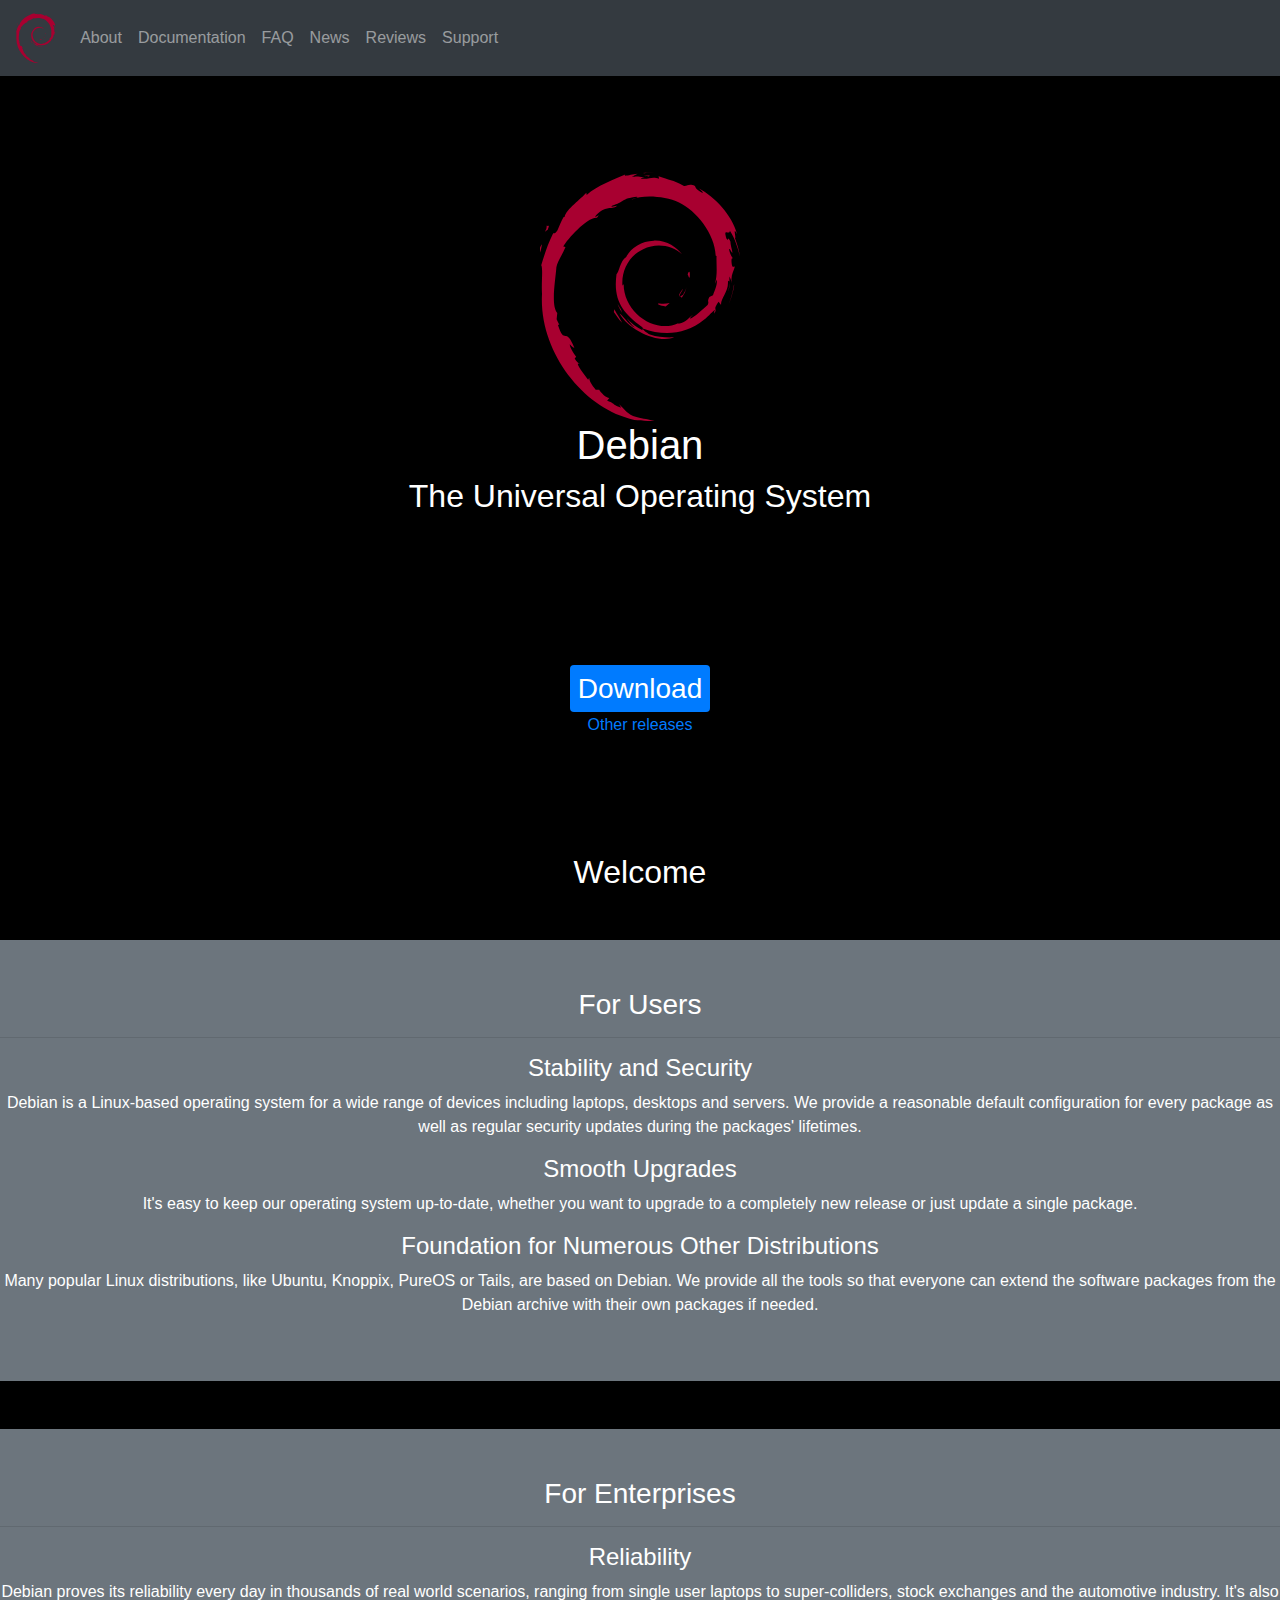
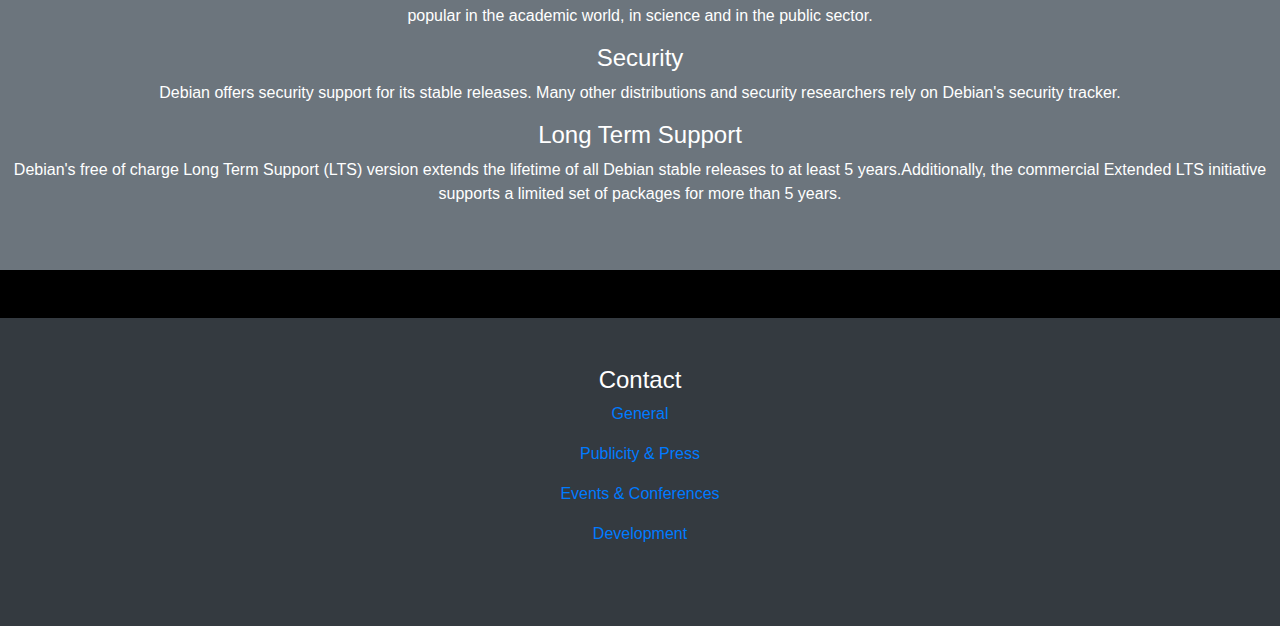
<file: index.html>
<!DOCTYPE html>
<html lang="en-us">
    <head>
        <meta charset="utf-8">
        <title>Debian -- The Universal Operating System</title>
        <meta name="Description" content="Debian is an operating system and a distribution of Free Software. It is maintained and updated through the work of many users who volunteer their time and effort.">

        <link rel="stylesheet" href="https://cdn.jsdelivr.net/npm/bootstrap@4.0.0/dist/css/bootstrap.min.css" integrity="sha384-Gn5384xqQ1aoWXA+058RXPxPg6fy4IWvTNh0E263XmFcJlSAwiGgFAW/dAiS6JXm" crossorigin="anonymous">

        <script src="https://code.jquery.com/jquery-3.2.1.slim.min.js" integrity="sha384-KJ3o2DKtIkvYIK3UENzmM7KCkRr/rE9/Qpg6aAZGJwFDMVNA/GpGFF93hXpG5KkN" crossorigin="anonymous"></script>
        <script src="https://cdn.jsdelivr.net/npm/popper.js@1.12.9/dist/umd/popper.min.js" integrity="sha384-ApNbgh9B+Y1QKtv3Rn7W3mgPxhU9K/ScQsAP7hUibX39j7fakFPskvXusvfa0b4Q" crossorigin="anonymous"></script>
        <script src="https://cdn.jsdelivr.net/npm/bootstrap@4.0.0/dist/js/bootstrap.min.js" integrity="sha384-JZR6Spejh4U02d8jOt6vLEHfe/JQGiRRSQQxSfFWpi1MquVdAyjUar5+76PVCmYl" crossorigin="anonymous"></script>
    </head>

    <body class="text-white p-0 m-0" style="background-color: black;">

        <!-- navigation bar -->
        <nav class="navbar navbar-expand-sm navbar-dark bg-dark">
            <a class="navbar-brand" href="index.html"><img src="assets/open-debian-logo.svg" height="50px"></a>
            <button class="navbar-toggler" type="button" data-toggle="collapse" data-target="#navbarText">
                <span class="navbar-toggler-icon"></span>
            </button>
            <div class="collapse navbar-collapse" id="navbarText">
                <ul class="navbar-nav mr-auto">
                    <li class="nav-item">
                        <a class="nav-link" href="about.html" target="_blank">About</a>
                    </li>
                    <li class="nav-item">
                        <a class="nav-link" href="#">Documentation</a>
                    </li>
                    <li class="nav-item">
                        <a class="nav-link" href="#">FAQ</a>
                    </li>
                    <li class="nav-item">
                        <a class="nav-link" href="#">News</a>
                    </li>
                    <li class="nav-item">
                        <a class="nav-link" href="reviews.html" target="_blank">Reviews</a>
                    </li>
                    <li class="nav-item">
                        <a class="nav-link" href="#">Support</a>
                    </li>
                </ul>
            </div>
        </nav>


        <header class="container-fluid text-center p-5 my-5">
            <img src="assets/open-debian-logo.svg" alt="The Debian operating system logo" width="200">
            <h1>Debian</h1>
            <h2>The Universal Operating System</h2>
        </header>

        <main class="text-center d-flex flex-column">
            <section class="p-5 my-1">
                <h3>
                    <a class="download-button text-decoration-none p-2 rounded bg-primary text-white" href="#">Download</a>
                </h3>
                <p>
                    <a href="other-releases.html" target="_blank">Other releases</a>
                </p>
            </section>

            <section class="my-5 text-white">
               <h2>Welcome</h2>

                <article class="bg-secondary py-5 my-5">
                    <h3>For Users</h3>

                    <hr>

                   <h4>Stability and Security</h4>
                    <p>Debian is a Linux-based operating system for a wide range of devices including laptops, desktops and servers. We provide a reasonable default configuration for every package as well as regular security updates during the packages' lifetimes.</p>

                       <h4>Smooth Upgrades</h4>
                    <p>It's easy to keep our operating system up-to-date, whether you want to upgrade to a completely new release or just update a single package.</p>

                    <h4>Foundation for Numerous Other Distributions</h4>
                    <p>Many popular Linux distributions, like Ubuntu, Knoppix, PureOS or Tails, are based on Debian. We provide all the tools so that everyone can extend the software packages from the Debian archive with their own packages if needed.</p>
                </article>

                <article class="bg-secondary py-5">
                    <h3>For Enterprises</h3>

                    <hr>

                    <h4>Reliability</h4>
                    <p>Debian proves its reliability every day in thousands of real world scenarios, ranging from single user laptops to super-colliders, stock exchanges and the automotive industry. It's also popular in the academic world, in science and in the public sector.</p>

                    <h4>Security</h4>
                    <p>Debian offers security support for its stable releases. Many other distributions and security researchers rely on Debian's security tracker.</p>

                    <h4>Long Term Support</h4>
                    <p>Debian's free of charge Long Term Support (LTS) version extends the lifetime of all Debian stable releases to at least 5 years.Additionally, the commercial Extended LTS initiative supports a limited set of packages for more than 5 years.</p>
                </article>
            </section>

            <footer class="text-center bg-dark py-5">
                <address class="d-flex flex-column align-items-center">
                    <h4>Contact</h4>
                    <div>
                        <p><a href="#">General</a></p>
                        <p><a href="#">Publicity & Press</a></p>
                        <p><a href="#">Events & Conferences</a></p>
                        <p><a href="#">Development</a></p>
                    </div>
                </address>
            </footer>
        </main>
    </body>
</html>
</file>
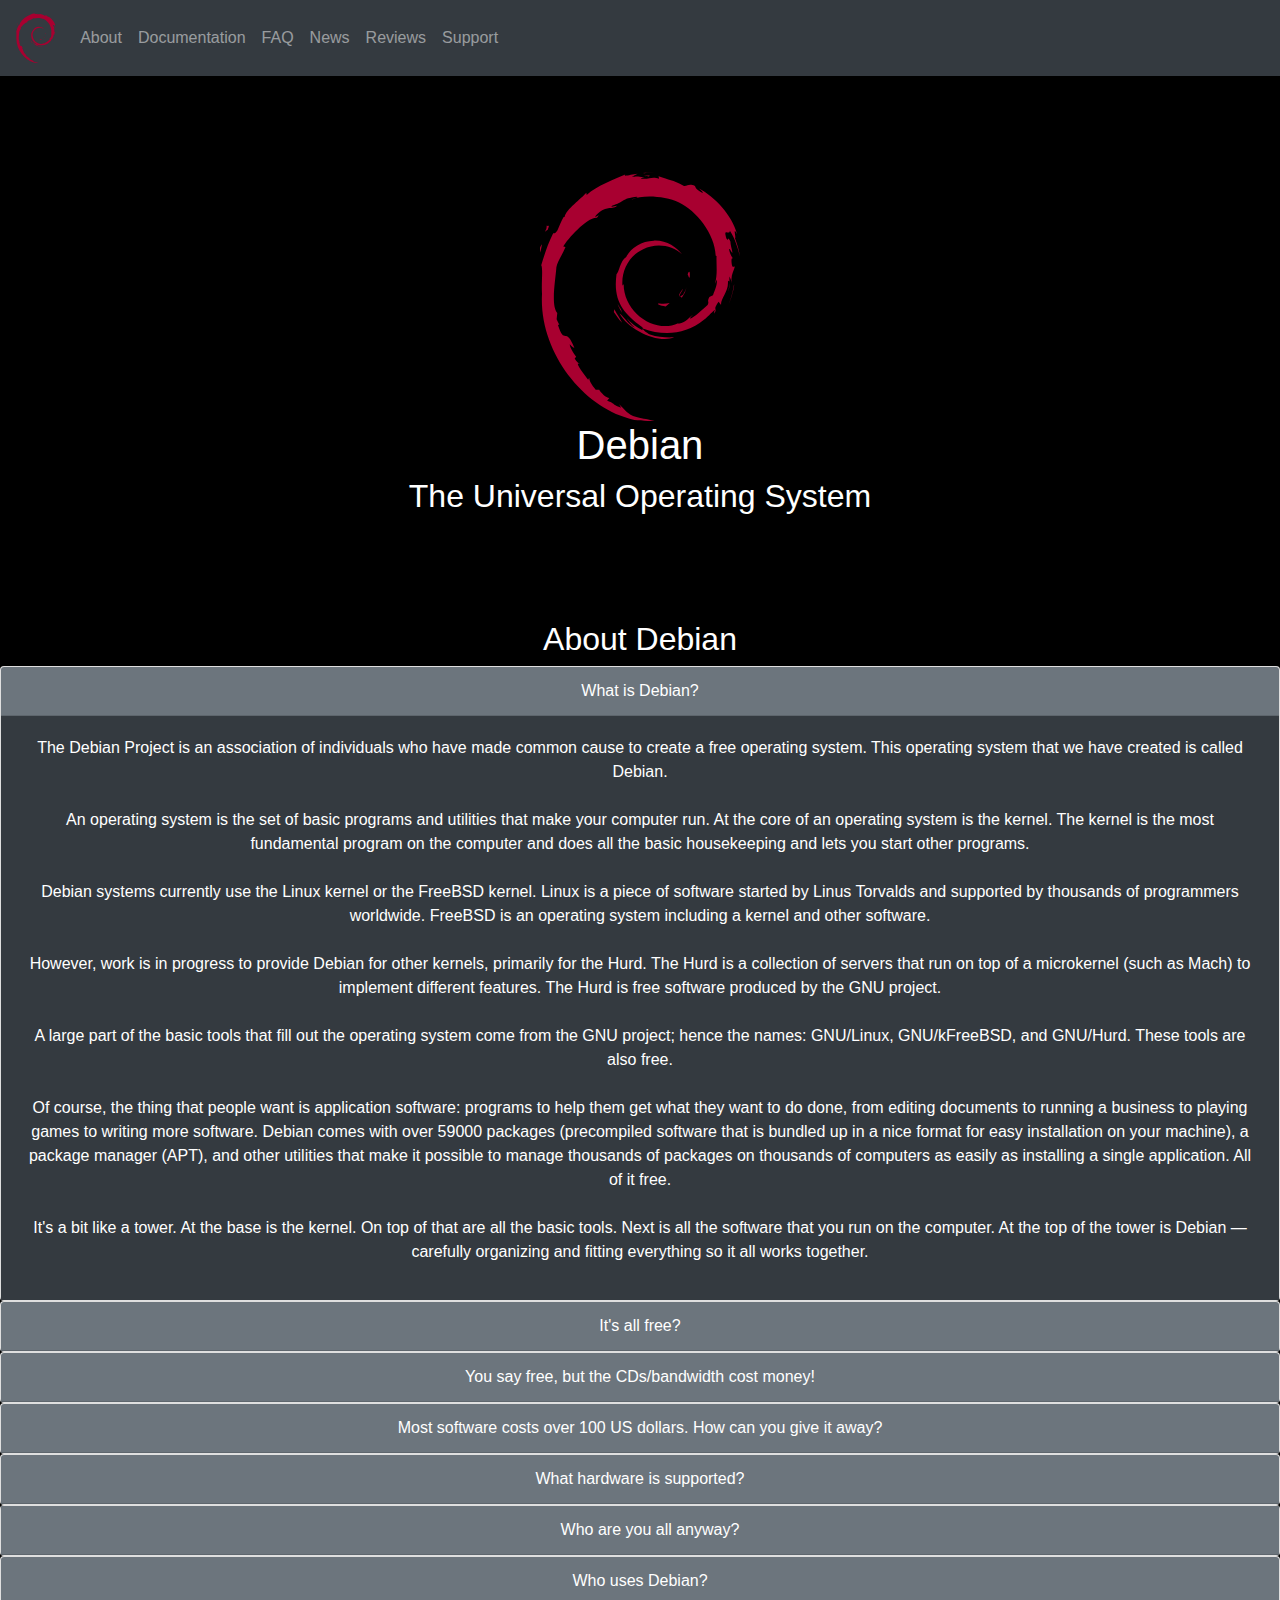
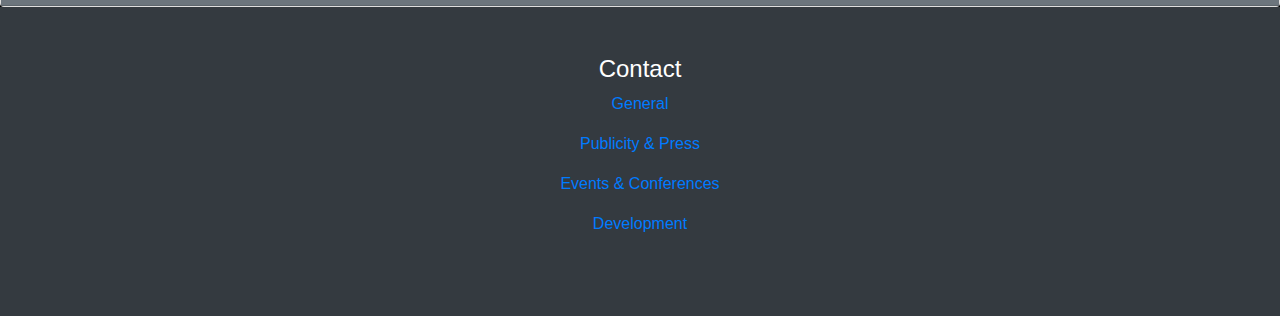
<file: about.html>
<!DOCTYPE html>
<html lang="en-us">
    <head>
        <meta charset="utf-8">
        <title>About Debian</title>
        <meta name="About" content="Debian in more detail.">

        <link rel="stylesheet" href="https://cdn.jsdelivr.net/npm/bootstrap@4.0.0/dist/css/bootstrap.min.css" integrity="sha384-Gn5384xqQ1aoWXA+058RXPxPg6fy4IWvTNh0E263XmFcJlSAwiGgFAW/dAiS6JXm" crossorigin="anonymous">

        <script src="https://code.jquery.com/jquery-3.2.1.slim.min.js" integrity="sha384-KJ3o2DKtIkvYIK3UENzmM7KCkRr/rE9/Qpg6aAZGJwFDMVNA/GpGFF93hXpG5KkN" crossorigin="anonymous"></script>
        <script src="https://cdn.jsdelivr.net/npm/popper.js@1.12.9/dist/umd/popper.min.js" integrity="sha384-ApNbgh9B+Y1QKtv3Rn7W3mgPxhU9K/ScQsAP7hUibX39j7fakFPskvXusvfa0b4Q" crossorigin="anonymous"></script>
        <script src="https://cdn.jsdelivr.net/npm/bootstrap@4.0.0/dist/js/bootstrap.min.js" integrity="sha384-JZR6Spejh4U02d8jOt6vLEHfe/JQGiRRSQQxSfFWpi1MquVdAyjUar5+76PVCmYl" crossorigin="anonymous"></script>
    </head>

    <body style="background-color: black;" class="text-white p-0 m-0">

        <!-- navigation bar -->
        <nav class="navbar navbar-expand-sm navbar-dark bg-dark">
            <a class="navbar-brand" href="index.html"><img src="assets/open-debian-logo.svg" height="50px"></a>
            <button class="navbar-toggler" type="button" data-toggle="collapse" data-target="#navbarText">
                <span class="navbar-toggler-icon"></span>
            </button>
            <div class="collapse navbar-collapse" id="navbarText">
                <ul class="navbar-nav mr-auto">
                    <li class="nav-item">
                        <a class="nav-link" href="about.html" target="_blank">About</a>
                    </li>
                    <li class="nav-item">
                        <a class="nav-link" href="#">Documentation</a>
                    </li>
                    <li class="nav-item">
                        <a class="nav-link" href="#">FAQ</a>
                    </li>
                    <li class="nav-item">
                        <a class="nav-link" href="#">News</a>
                    </li>
                    <li class="nav-item">
                        <a class="nav-link" href="reviews.html">Reviews</a>
                    </li>
                    <li class="nav-item">
                        <a class="nav-link" href="#">Support</a>
                    </li>
                </ul>
            </div>
        </nav>

        <header class="container-fluid text-center p-5 my-5">
            <img src="assets/open-debian-logo.svg" alt="The Debian operating system logo" width="200">
            <h1>Debian</h1>
            <h2>The Universal Operating System</h2>
        </header>

        <main class="text-center">
            <section id="accordion">
                <h2>About Debian</h2>

                <div class="card">
                    <div class="card-header bg-secondary">
                        <a class="card-link text-decoration-none text-white" data-toggle="collapse" href="#one">What is Debian?</a>
                    </div>

                    <div id="one" class="collapse show" data-parent="#accordion">
                        <div class="card-body text-white bg-dark">
                            <p>The Debian Project is an association of individuals who have made common cause to create a free operating system. This operating system that we have created is called Debian.<br><br>

                                An operating system is the set of basic programs and utilities that make your computer run. At the core of an operating system is the kernel. The kernel is the most fundamental program on the computer and does all the basic housekeeping and lets you start other programs.<br><br>
                                
                                Debian systems currently use the Linux kernel or the FreeBSD kernel. Linux is a piece of software started by Linus Torvalds and supported by thousands of programmers worldwide. FreeBSD is an operating system including a kernel and other software.<br><br>
                                
                                However, work is in progress to provide Debian for other kernels, primarily for the Hurd. The Hurd is a collection of servers that run on top of a microkernel (such as Mach) to implement different features. The Hurd is free software produced by the GNU project.<br><br>
                                
                                A large part of the basic tools that fill out the operating system come from the GNU project; hence the names: GNU/Linux, GNU/kFreeBSD, and GNU/Hurd. These tools are also free.<br><br>
                                
                                Of course, the thing that people want is application software: programs to help them get what they want to do done, from editing documents to running a business to playing games to writing more software. Debian comes with over 59000 packages (precompiled software that is bundled up in a nice format for easy installation on your machine), a package manager (APT), and other utilities that make it possible to manage thousands of packages on thousands of computers as easily as installing a single application. All of it free.<br><br>
                                
                                It's a bit like a tower. At the base is the kernel. On top of that are all the basic tools. Next is all the software that you run on the computer. At the top of the tower is Debian — carefully organizing and fitting everything so it all works together.</p>
                        </div>
                    </div>
                </div>

                <div class="card">
                    <div class="card-header bg-secondary">
                        <a class="card-link text-decoration-none text-white" data-toggle="collapse" href="#two">It's all free?</a>
                    </div>

                    <div id="two" class="collapse" data-parent="#accordion">
                        <div class="card-body text-white bg-dark">
                            <p>You may be wondering: why would people spend hours of their own time to write software, carefully package it, and then give it all away? The answers are as varied as the people who contribute. Some people like to help others. Many write programs to learn more about computers. More and more people are looking for ways to avoid the inflated price of software. A growing crowd contribute as a thank you for all the great free software they've received from others. Many in academia create free software to help get the results of their research into wider use. Businesses help maintain free software so they can have a say in how it develops -- there's no quicker way to get a new feature than to implement it yourself! Of course, a lot of us just find it great fun.<br><br>

                                Debian is so committed to free software that we thought it would be useful if that commitment was formalized in a written document. Thus, our Social Contract was born.<br><br>
                                
                                Although Debian believes in free software, there are cases where people want or need to put non-free software on their machine. Whenever possible Debian will support this. There are even a growing number of packages whose sole job is to install non-free software into a Debian system.</p>
                        </div>
                    </div>
                </div>

                <div class="card">
                    <div class="card-header bg-secondary">
                        <a class="card-link text-decoration-none text-white" data-toggle="collapse" href="#three">You say free, but the CDs/bandwidth cost money!</a>
                    </div>

                    <div id="three" class="collapse" data-parent="#accordion">
                        <div class="card-body text-white bg-dark">
                            <p>You might be asking: If the software is free, then why do I have to pay a vendor for a CD, or pay an ISP for downloading?<br><br>

                                When buying a CD, you are paying for someone's time, capital outlay to make the disks, and risk (in case they don't sell them all). In other words, you are paying for a physical medium used to deliver the software, not for the software itself.<br><br>
                                
                                When we use the word "free", we are referring to software freedom, not that it's without cost. You can read more on what we mean by "free software" and what the Free Software Foundation says on that subject.
                            </p>
                        </div>
                    </div>
                </div>

                <div class="card">
                    <div class="card-header bg-secondary">
                        <a class="card-link text-decoration-none text-white" data-toggle="collapse" href="#four">Most software costs over 100 US dollars. How can you give it away?</a>
                    </div>

                    <div id="four" class="collapse" data-parent="#accordion">
                        <div class="card-body text-white bg-dark">
                            <p>A better question is how do software companies get away with charging so much? Software is not like making a car. Once you've made one copy of your software, the production costs to make a million more are tiny (there's a reason Microsoft has so many billions in the bank).<br><br>

                                Look at it another way: if you had an endless supply of sand in your backyard, you might be willing to give sand away. It would be foolish, though, to pay for a truck to take it to others. You would make them come and get it themselves (equivalent to downloading off the net) or they can pay someone else to deliver it to their door (equivalent to buying a CD). This is exactly how Debian operates and why most of the CDs/DVDs are so cheap (only about 12 USD for 4 DVDs).<br><br>
                                
                                Debian does not make any money from the sale of CDs. At the same time, money is needed to pay for expenses such as domain registration and hardware. Thus, we ask that you buy from one of the CD vendors that donates a portion of your purchase to Debian.
                            </p>
                        </div>
                    </div>
                </div>

                <div class="card">
                    <div class="card-header bg-secondary">
                        <a class="card-link text-decoration-none text-white" data-toggle="collapse" href="#five">What hardware is supported?</h3>
                    </div>

                    <div id="five" class="collapse" data-parent="#accordion">
                        <div class="card-body text-white bg-dark">
                            <p>Debian will run on almost all personal computers, including most older models. Each new release of Debian generally supports a larger number of computer architectures. For a complete list of currently supported ones, see the documentation for the stable release.<br><br>

                                Almost all common hardware is supported. If you would like to make sure that all the devices connected to your machine are supported, try the DebianOn wiki page or Hardware for Linux web page.<br><br>
                                
                                There are a few companies that make support difficult by not releasing specifications for their hardware. This means you might not be able to use their hardware with GNU/Linux. Some companies provide non-free drivers, but that is a problem because the company could later go out of business or stop support for the hardware you have. We recommend that you only purchase hardware from manufacturers that provide free drivers for their products.
                            </p>
                        </div>
                    </div>
                </div>

                <div class="card">
                    <div class="card-header bg-secondary">
                        <a class="card-link text-decoration-none text-white" data-toggle="collapse" href="#six">Who are you all anyway?</a>
                    </div>

                    <div id="six" class="collapse" data-parent="#accordion">
                        <div class="card-body text-white bg-dark">
                            <p>Debian is produced by almost a thousand active developers spread around the world who volunteer in their spare time. Few of the developers have actually met in person. Communication is done primarily through e-mail (mailing lists at lists.debian.org) and IRC (#debian channel at irc.debian.org).<br><br>

                                The Debian Project has a carefully organized structure. For more information on how Debian looks from the inside, please feel free to browse the developers' corner.<br><br>
                                
                                The complete list of official Debian members can be found on nm.debian.org, where membership is managed. A broader list of Debian contributors can be found on contributors.debian.org.
                            </p>
                        </div>
                    </div>
                </div>

                <div class="card">
                    <div class="card-header bg-secondary">
                        <a class="card-link text-decoration-none text-white" data-toggle="collapse" href="#seven">Who uses Debian?</a>
                    </div>

                    <div id="seven" class="collapse" data-parent="#accordion">
                        <div class="card-body text-white bg-dark">
                            <p>Although no precise statistics are available (since Debian does not require users to register), evidence is quite strong that Debian is used by a wide range of organizations, large and small, as well as many thousands of individuals. See our Who's using Debian? page for a list of high-profile organizations which have submitted short descriptions of how and why they use Debian.
                            </p>
                        </div>
                    </div>
                </article>
            </section>
        </main>

        <footer class="text-center bg-dark py-5">
            <address class="d-flex flex-column align-items-center">
                <h4>Contact</h4>
                <div>
                    <p><a href="#">General</a></p>
                    <p><a href="#">Publicity & Press</a></p>
                    <p><a href="#">Events & Conferences</a></p>
                    <p><a href="#">Development</a></p>
                </div>
            </address>
        </footer>
    </body>
</html>
</file>
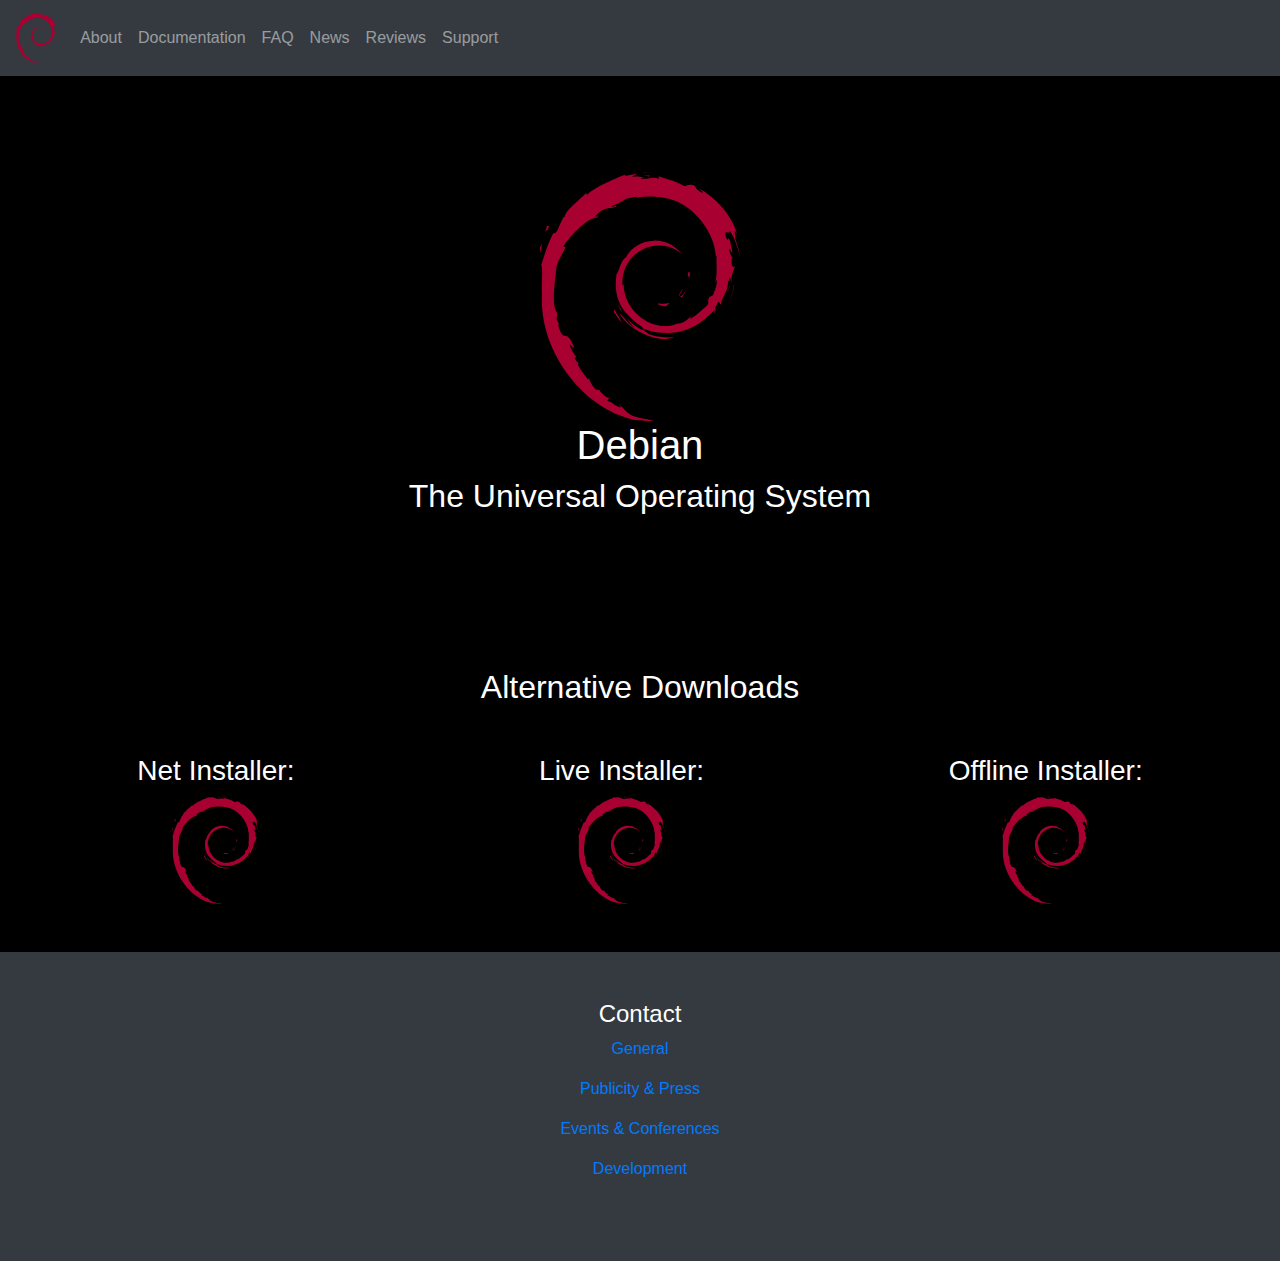
<file: other-releases.html>
<!DOCTYPE html>
<html lang="en-us">
    <head>
        <meta charset="utf-8">
        <title>Alternative Downloads</title>
        <meta name="Description" content="Alternate downloadable images of debian.">
        <!-- <link rel="stylesheet" href="style.css"> -->
        <link rel="stylesheet" href="https://cdn.jsdelivr.net/npm/bootstrap@4.0.0/dist/css/bootstrap.min.css" integrity="sha384-Gn5384xqQ1aoWXA+058RXPxPg6fy4IWvTNh0E263XmFcJlSAwiGgFAW/dAiS6JXm" crossorigin="anonymous">

        <script src="https://code.jquery.com/jquery-3.2.1.slim.min.js" integrity="sha384-KJ3o2DKtIkvYIK3UENzmM7KCkRr/rE9/Qpg6aAZGJwFDMVNA/GpGFF93hXpG5KkN" crossorigin="anonymous"></script>
        <script src="https://cdn.jsdelivr.net/npm/popper.js@1.12.9/dist/umd/popper.min.js" integrity="sha384-ApNbgh9B+Y1QKtv3Rn7W3mgPxhU9K/ScQsAP7hUibX39j7fakFPskvXusvfa0b4Q" crossorigin="anonymous"></script>
        <script src="https://cdn.jsdelivr.net/npm/bootstrap@4.0.0/dist/js/bootstrap.min.js" integrity="sha384-JZR6Spejh4U02d8jOt6vLEHfe/JQGiRRSQQxSfFWpi1MquVdAyjUar5+76PVCmYl" crossorigin="anonymous"></script>
        <style>
            body{
                background-color: black;
            }

            .tiles{
                border-radius: 20px;
            }

            .tiles:hover{
                background-color: white;
            }
        </style>
    </head>

    <body class="container-fluid p-0 m-0 text-white d-flex flex-column">

        <!-- navigation bar -->
        <nav class="navbar navbar-expand-sm navbar-dark bg-dark">
            <a class="navbar-brand" href="index.html"><img src="assets/open-debian-logo.svg" height="50px"></a>
            <button class="navbar-toggler" type="button" data-toggle="collapse" data-target="#navbarText">
                <span class="navbar-toggler-icon"></span>
            </button>
            <div class="collapse navbar-collapse" id="navbarText">
                <ul class="navbar-nav mr-auto">
                    <li class="nav-item">
                        <a class="nav-link" href="about.html">About</a>
                    </li>
                    <li class="nav-item">
                        <a class="nav-link" href="#">Documentation</a>
                    </li>
                    <li class="nav-item">
                        <a class="nav-link" href="#">FAQ</a>
                    </li>
                    <li class="nav-item">
                        <a class="nav-link" href="#">News</a>
                    </li>
                    <li class="nav-item">
                        <a class="nav-link" href="reviews.html">Reviews</a>
                    </li>
                    <li class="nav-item">
                        <a class="nav-link" href="#">Support</a>
                    </li>
                </ul>
            </div>
        </nav>

        <header class="container-fluid d-flex flex-column align-items-center p-5 my-5">
            <img src="assets/open-debian-logo.svg" alt="The Debian operating system logo" width="200">
            <h1>Debian</h1>
            <h2>The Universal Operating System</h2>
        </header>

        <main>
            <section class="text-center my-5">
                <h2 class="alternative-downloads-heading my-5">Alternative Downloads</h2>

                <div class="container-fluid d-flex justify-content-around flex-wrap">

                    <article>
                        <h3>Net Installer:</h3>
                        <a href="https://cdimage.debian.org/debian-cd/current/amd64/iso-cd/debian-12.1.0-amd64-netinst.iso">
                            <img class="tiles" src="assets/open-debian-logo.svg" alt="The Debian operating system logo">
                        </a>
                    </article>

                    <article>
                        <h3>Live Installer:</h3>
                        <a href="https://cdimage.debian.org/debian-cd/current-live/amd64/iso-hybrid/debian-live-12.1.0-amd64-xfce.iso">
                            <img class="tiles" src="assets/open-debian-logo.svg" alt="The Debian operating system logo">
                        </a>
                    </article>

                    <article>
                        <h3>Offline Installer:</h3>
                        <a href="https://cdimage.debian.org/debian-cd/current/amd64/iso-dvd/debian-12.1.0-amd64-DVD-1.iso">
                            <img class="tiles" src="assets/open-debian-logo.svg" alt="The Debian operating system logo">
                        </a>
                    </article>

                </div>
            </section>
        </main>

        <footer class="text-center bg-dark py-5">
            <address class="d-flex flex-column align-items-center">
                <h4>Contact</h4>
                <div>
                    <p><a href="#">General</a></p>
                    <p><a href="#">Publicity & Press</a></p>
                    <p><a href="#">Events & Conferences</a></p>
                    <p><a href="#">Development</a></p>
                </div>
            </address>
        </footer>
    </body>
</html>
</file>
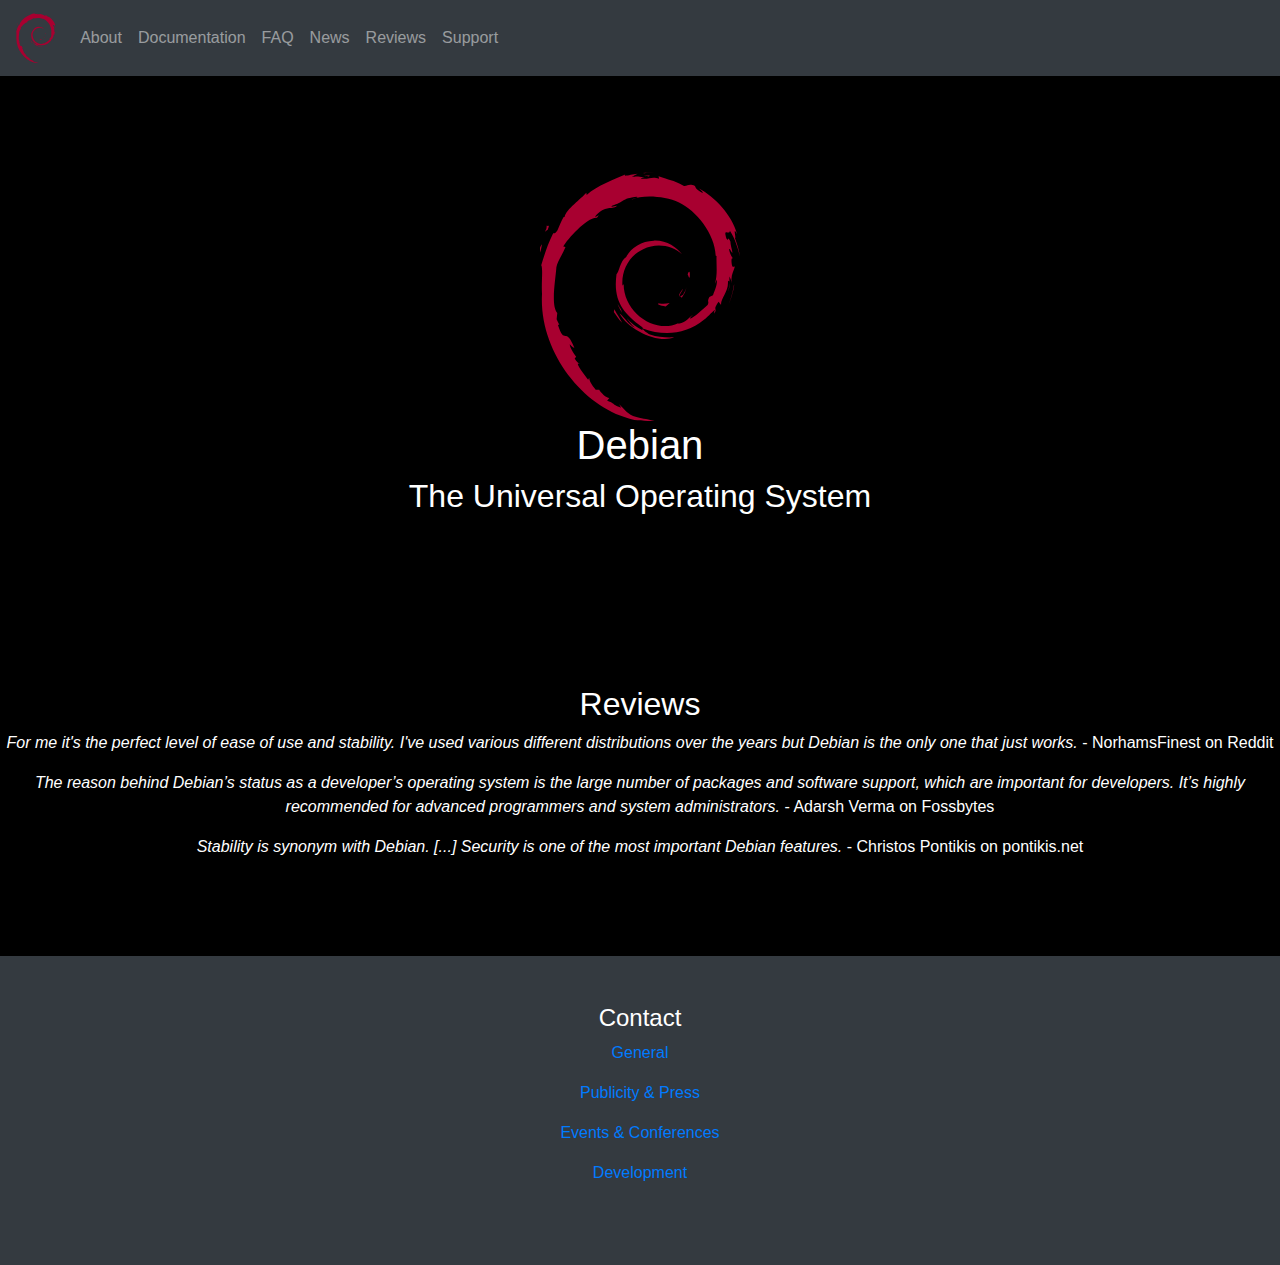
<file: reviews.html>
<!DOCTYPE html>
<html lang="en-us">
    <head>
        <meta charset="utf-8">
        <title>Debian Reviews</title>

        <link rel="stylesheet" href="https://cdn.jsdelivr.net/npm/bootstrap@4.0.0/dist/css/bootstrap.min.css" integrity="sha384-Gn5384xqQ1aoWXA+058RXPxPg6fy4IWvTNh0E263XmFcJlSAwiGgFAW/dAiS6JXm" crossorigin="anonymous">

        <script src="https://code.jquery.com/jquery-3.2.1.slim.min.js" integrity="sha384-KJ3o2DKtIkvYIK3UENzmM7KCkRr/rE9/Qpg6aAZGJwFDMVNA/GpGFF93hXpG5KkN" crossorigin="anonymous"></script>
        <script src="https://cdn.jsdelivr.net/npm/popper.js@1.12.9/dist/umd/popper.min.js" integrity="sha384-ApNbgh9B+Y1QKtv3Rn7W3mgPxhU9K/ScQsAP7hUibX39j7fakFPskvXusvfa0b4Q" crossorigin="anonymous"></script>
        <script src="https://cdn.jsdelivr.net/npm/bootstrap@4.0.0/dist/js/bootstrap.min.js" integrity="sha384-JZR6Spejh4U02d8jOt6vLEHfe/JQGiRRSQQxSfFWpi1MquVdAyjUar5+76PVCmYl" crossorigin="anonymous"></script>
    </head>

    <body class="text-white p-0 m-0" style="background-color: black;">

        <!-- navigation bar -->
        <nav class="navbar navbar-expand-sm navbar-dark bg-dark">
            <a class="navbar-brand" href="index.html"><img src="assets/open-debian-logo.svg" height="50px"></a>
            <button class="navbar-toggler" type="button" data-toggle="collapse" data-target="#navbarText">
                <span class="navbar-toggler-icon"></span>
            </button>
            <div class="collapse navbar-collapse" id="navbarText">
                <ul class="navbar-nav mr-auto">
                    <li class="nav-item">
                        <a class="nav-link" href="about.html" target="_blank">About</a>
                    </li>
                    <li class="nav-item">
                        <a class="nav-link" href="#">Documentation</a>
                    </li>
                    <li class="nav-item">
                        <a class="nav-link" href="#">FAQ</a>
                    </li>
                    <li class="nav-item">
                        <a class="nav-link" href="#">News</a>
                    </li>
                    <li class="nav-item">
                        <a class="nav-link" href="reviews.html" target="_blank">Reviews</a>
                    </li>
                    <li class="nav-item">
                        <a class="nav-link" href="#">Support</a>
                    </li>
                </ul>
            </div>
        </nav>

        <header class="container-fluid text-center p-5 my-5">
            <img src="assets/open-debian-logo.svg" alt="The Debian operating system logo" width="200">
            <h1>Debian</h1>
            <h2>The Universal Operating System</h2>
        </header>

        <hr>
        
        <main class="text-center py-5">
            <h2>Reviews</h2>

            <article>
                <blockquote cite="https://www.reddit.com/r/debian/comments/8r6d0o/why_debian/e0osmxx">
                    <p><i>For me it's the perfect level of ease of use and stability. I've used various different distributions over the years but Debian is the only one that just works.</i> - NorhamsFinest on Reddit</p>
                </blockquote>

                <blockquote cite="https://fossbytes.com/best-linux-distros-for-programming-developers/">
                    <p><i>The reason behind Debian’s status as a developer’s operating system is the large number of packages and software support, which are important for developers. It’s highly recommended for advanced programmers and system administrators.</i> - Adarsh Verma on Fossbytes</p>
                </blockquote>

                <blockquote cite="https://www.pontikis.net/blog/five-reasons-to-use-debian-as-a-server">
                    <p><i>Stability is synonym with Debian. [...] Security is one of the most important Debian features.</i> - Christos Pontikis on pontikis.net</p>
                </blockquote>
            </article>
        </main>

        <hr>

        <footer class="text-center bg-dark py-5">
            <address class="d-flex flex-column align-items-center">
                <h4>Contact</h4>
                <div>
                    <p><a href="#">General</a></p>
                    <p><a href="#">Publicity & Press</a></p>
                    <p><a href="#">Events & Conferences</a></p>
                    <p><a href="#">Development</a></p>
                </div>
            </address>
        </footer>
    </body>
</html>
</file>
